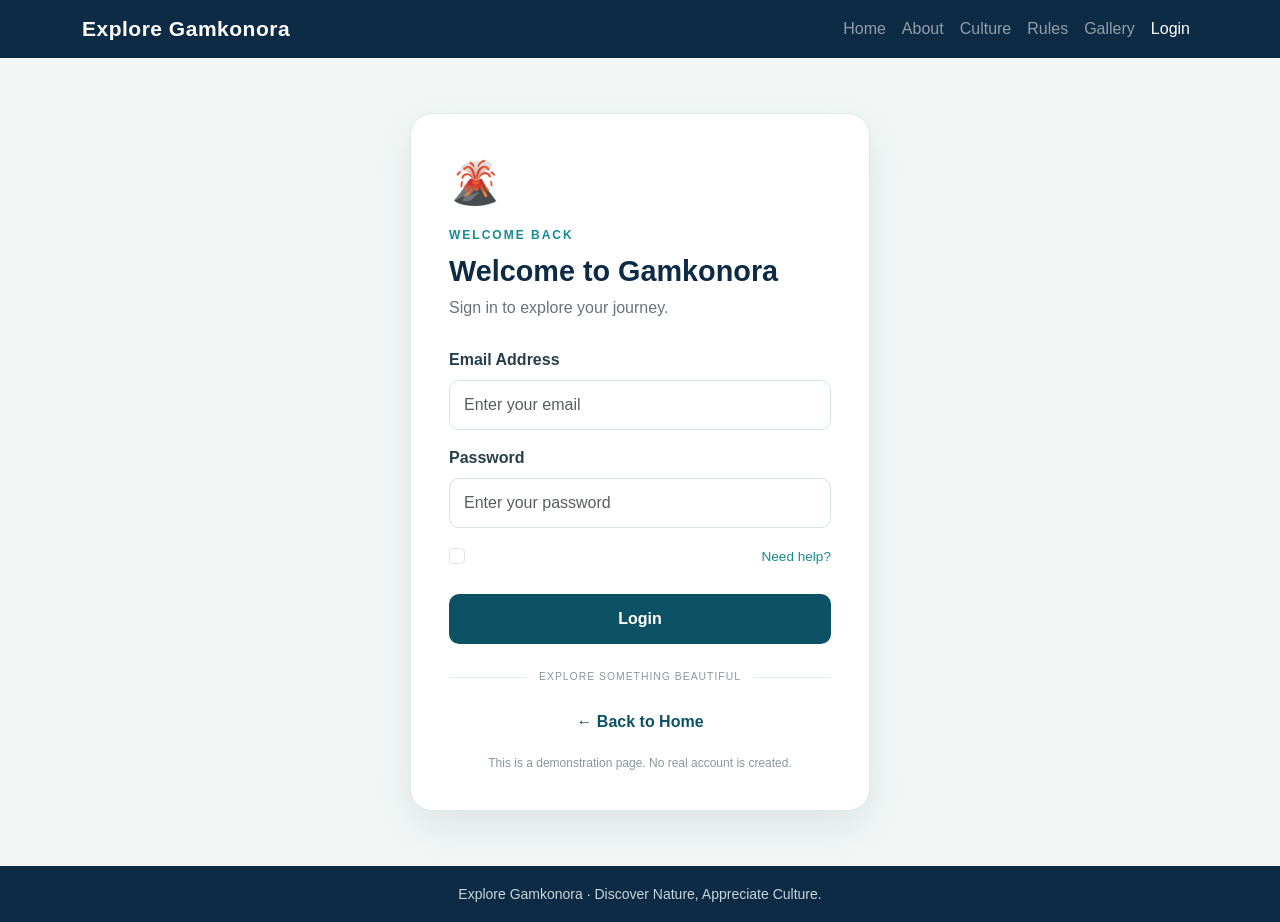
<file: login.html>
<!DOCTYPE html>
<html lang="en">
<head>
    <meta charset="UTF-8">
    <meta name="viewport" content="width=device-width, initial-scale=1.0">

    <title>Login | Explore Gamkonora</title>

    <link
        href="https://cdn.jsdelivr.net/npm/bootstrap@5.3.3/dist/css/bootstrap.min.css"
        rel="stylesheet"
    >
    <link rel="stylesheet" href="style.css">
</head>

<body class="login-page">

    <!-- NAVBAR -->
    <nav class="navbar navbar-expand-lg navbar-dark login-navbar">
        <div class="container">
            <a class="navbar-brand fw-bold" href="index.html">
                Explore Gamkonora
            </a>

            <button class="navbar-toggler" type="button"
                data-bs-toggle="collapse" data-bs-target="#menuNavbar"
                aria-controls="menuNavbar" aria-expanded="false"
                aria-label="Toggle navigation">
                <span class="navbar-toggler-icon"></span>
            </button>

            <div class="collapse navbar-collapse" id="menuNavbar">
                <ul class="navbar-nav ms-auto">
                    <li class="nav-item">
                        <a class="nav-link" href="index.html">Home</a>
                    </li>
                    <li class="nav-item">
                        <a class="nav-link" href="about.html">About</a>
                    </li>
                    <li class="nav-item">
                        <a class="nav-link" href="culture.html">Culture</a>
                    </li>
                    <li class="nav-item">
                        <a class="nav-link" href="rules.html">Rules</a>
                    </li>
                    <li class="nav-item">
                        <a class="nav-link" href="gallery.html">Gallery</a>
                    </li>
                    <li class="nav-item">
                        <a class="nav-link active" href="login.html">Login</a>
                    </li>
                </ul>
            </div>
        </div>
    </nav>

    <!-- LOGIN CONTENT -->
    <main class="login-container">

        <section class="login-card">

            <div class="login-brand-icon">🌋</div>

            <span class="login-label">WELCOME BACK</span>

            <h1>Welcome to Gamkonora</h1>

            <p class="login-description">
                Sign in to explore your journey.
            </p>

            <form action="#" method="get"
                onsubmit="event.preventDefault(); alert('This is a demo login page. No account system is connected.');">

                <div class="mb-3">
                    <label for="email" class="form-label">
                        Email Address
                    </label>

                    <input
                        type="email"
                        class="form-control login-input"
                        id="email"
                        placeholder="Enter your email"
                        required
                    >
                </div>

                <div class="mb-3">
                    <label for="password" class="form-label">
                        Password
                    </label>

                    <input
                        type="password"
                        class="form-control login-input"
                        id="password"
                        placeholder="Enter your password"
                        required
                    >
                </div>

                <div class="d-flex justify-content-between align-items-center mb-4">
                    <div class="form-check">
                        <input
                            class="form-check-input"
                            type="checkbox"
                            id="remember"
                        >
                        <label class="form-check-label" for="remember">
                            Remember me
                        </label>
                    </div>

                    <a href="#login-help" class="login-help-link">
                        Need help?
                    </a>
                </div>

                <button type="submit" class="btn login-submit w-100">
                    Login
                </button>

            </form>

            <div class="login-divider">
                <span>EXPLORE SOMETHING BEAUTIFUL</span>
            </div>

            <a href="index.html" class="login-back-link">
                ← Back to Home
            </a>

            <p id="login-help" class="login-help-text">
                This is a demonstration page. No real account is created.
            </p>

        </section>

    </main>

    <footer class="login-footer text-center py-3">
        <small>Explore Gamkonora · Discover Nature, Appreciate Culture.</small>
    </footer>

    <script src="https://cdn.jsdelivr.net/npm/bootstrap@5.3.3/dist/js/bootstrap.bundle.min.js"></script>

</body>
</html>
</file>
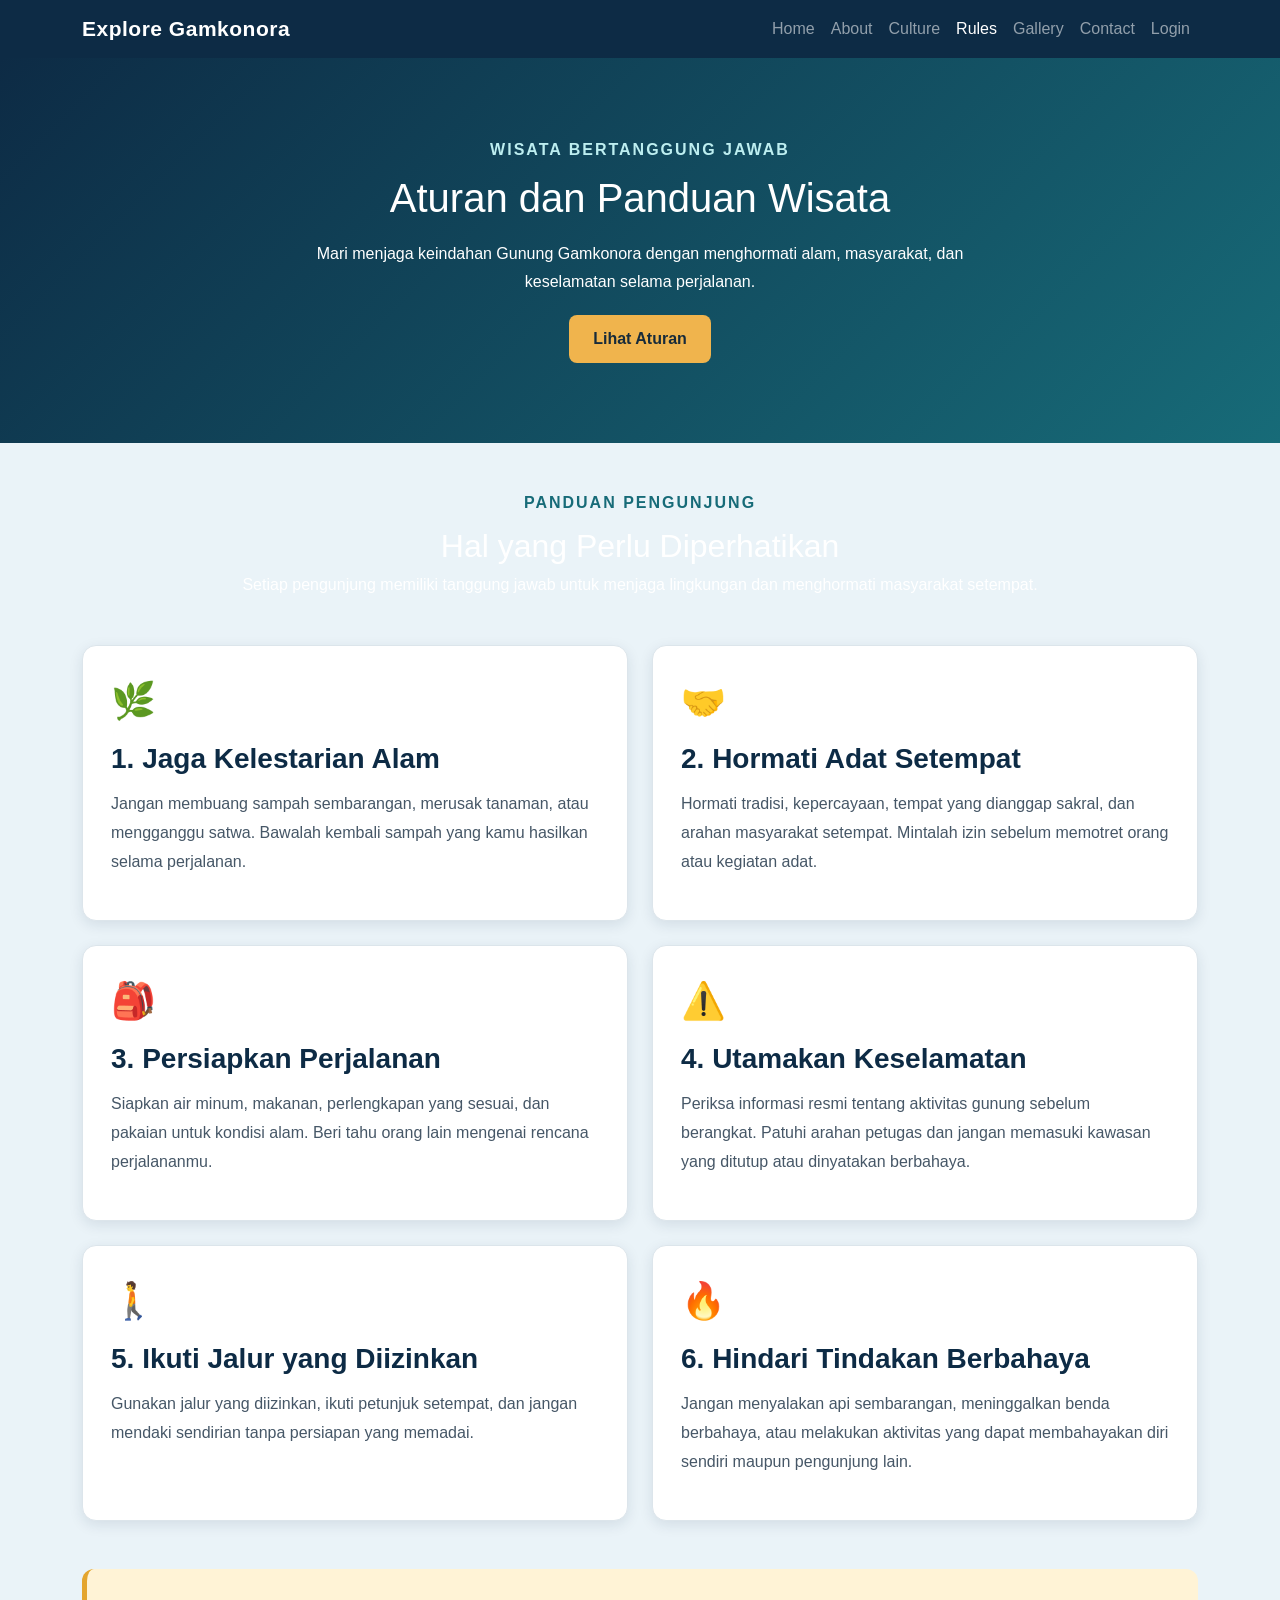
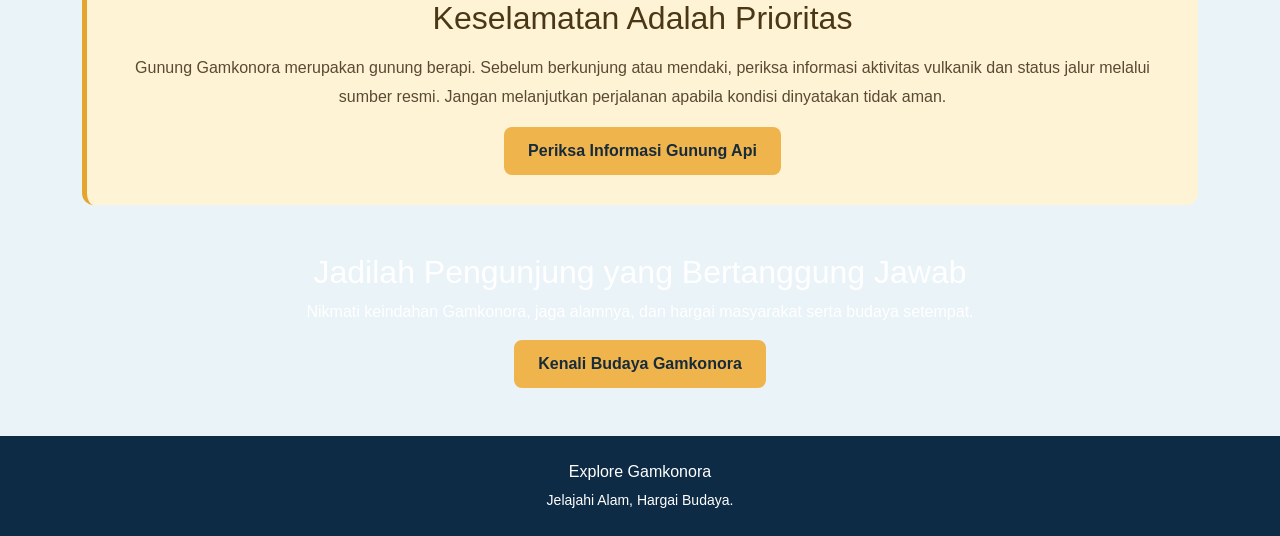
<file: rules.html>
<!DOCTYPE html>
<html lang="id">
<head>
    <meta charset="UTF-8">
    <meta name="viewport" content="width=device-width, initial-scale=1.0">

    <title>Aturan Wisata | Explore Gamkonora</title>

    <!-- Bootstrap CSS -->
    <link
        href="https://cdn.jsdelivr.net/npm/bootstrap@5.3.3/dist/css/bootstrap.min.css"
        rel="stylesheet"
    >

    <!-- CSS buatan sendiri -->
    <link rel="stylesheet" href="style.css">
</head>

<body>

    <!-- NAVBAR -->
    <nav class="navbar navbar-expand-lg navbar-dark rules-navbar">
        <div class="container">
            <a class="navbar-brand fw-bold" href="index.html">
                Explore Gamkonora
            </a>

            <button
                class="navbar-toggler"
                type="button"
                data-bs-toggle="collapse"
                data-bs-target="#menuNavbar"
                aria-controls="menuNavbar"
                aria-expanded="false"
                aria-label="Buka navigasi"
            >
                <span class="navbar-toggler-icon"></span>
            </button>

            <div class="collapse navbar-collapse" id="menuNavbar">
                <ul class="navbar-nav ms-auto">
                    <li class="nav-item">
                        <a class="nav-link" href="index.html">Home</a>
                    </li>
                    <li class="nav-item">
                        <a class="nav-link" href="about.html">About</a>
                    </li>
                    <li class="nav-item">
                        <a class="nav-link" href="culture.html">Culture</a>
                    </li>
                    <li class="nav-item">
                        <a class="nav-link active" href="rules.html">Rules</a>
                    </li>
                    <li class="nav-item">
                        <a class="nav-link" href="gallery.html">Gallery</a>
                    </li>
                    <li class="nav-item">
                        <a class="nav-link" href="contact.html">Contact</a>
                    </li>
                    <li class="nav-item">
                        <a class="nav-link" href="login.html">Login</a>
                    </li>
                </ul>
            </div>
        </div>
    </nav>

    <!-- HERO SECTION -->
    <header class="rules-hero">
        <div class="container">
            <span class="rules-label">WISATA BERTANGGUNG JAWAB</span>

            <h1>Aturan dan Panduan Wisata</h1>

            <p>
                Mari menjaga keindahan Gunung Gamkonora
                dengan menghormati alam, masyarakat,
                dan keselamatan selama perjalanan.
            </p>

            <a href="#aturan" class="btn rules-button">
                Lihat Aturan
            </a>
        </div>
    </header>

    <!-- PENDAHULUAN -->
    <section class="container py-5" id="aturan">
        <div class="text-center mb-5">
            <span class="rules-label">PANDUAN PENGUNJUNG</span>

            <h2>Hal yang Perlu Diperhatikan</h2>

            <p>
                Setiap pengunjung memiliki tanggung jawab
                untuk menjaga lingkungan dan menghormati
                masyarakat setempat.
            </p>
        </div>

        <div class="row g-4">

            <!-- ATURAN 1 -->
            <div class="col-md-6">
                <div class="rules-card h-100">
                    <div class="rules-icon">🌿</div>

                    <h3>1. Jaga Kelestarian Alam</h3>

                    <p>
                        Jangan membuang sampah sembarangan,
                        merusak tanaman, atau mengganggu
                        satwa. Bawalah kembali sampah yang
                        kamu hasilkan selama perjalanan.
                    </p>
                </div>
            </div>

            <!-- ATURAN 2 -->
            <div class="col-md-6">
                <div class="rules-card h-100">
                    <div class="rules-icon">🤝</div>

                    <h3>2. Hormati Adat Setempat</h3>

                    <p>
                        Hormati tradisi, kepercayaan,
                        tempat yang dianggap sakral,
                        dan arahan masyarakat setempat.
                        Mintalah izin sebelum memotret
                        orang atau kegiatan adat.
                    </p>
                </div>
            </div>

            <!-- ATURAN 3 -->
            <div class="col-md-6">
                <div class="rules-card h-100">
                    <div class="rules-icon">🎒</div>

                    <h3>3. Persiapkan Perjalanan</h3>

                    <p>
                        Siapkan air minum, makanan,
                        perlengkapan yang sesuai,
                        dan pakaian untuk kondisi alam.
                        Beri tahu orang lain mengenai
                        rencana perjalananmu.
                    </p>
                </div>
            </div>

            <!-- ATURAN 4 -->
            <div class="col-md-6">
                <div class="rules-card h-100">
                    <div class="rules-icon">⚠️</div>

                    <h3>4. Utamakan Keselamatan</h3>

                    <p>
                        Periksa informasi resmi tentang
                        aktivitas gunung sebelum berangkat.
                        Patuhi arahan petugas dan jangan
                        memasuki kawasan yang ditutup
                        atau dinyatakan berbahaya.
                    </p>
                </div>
            </div>

            <!-- ATURAN 5 -->
            <div class="col-md-6">
                <div class="rules-card h-100">
                    <div class="rules-icon">🚶</div>

                    <h3>5. Ikuti Jalur yang Diizinkan</h3>

                    <p>
                        Gunakan jalur yang diizinkan,
                        ikuti petunjuk setempat, dan
                        jangan mendaki sendirian tanpa
                        persiapan yang memadai.
                    </p>
                </div>
            </div>

            <!-- ATURAN 6 -->
            <div class="col-md-6">
                <div class="rules-card h-100">
                    <div class="rules-icon">🔥</div>

                    <h3>6. Hindari Tindakan Berbahaya</h3>

                    <p>
                        Jangan menyalakan api sembarangan,
                        meninggalkan benda berbahaya,
                        atau melakukan aktivitas yang
                        dapat membahayakan diri sendiri
                        maupun pengunjung lain.
                    </p>
                </div>
            </div>

        </div>
    </section>

    <!-- PERINGATAN KESELAMATAN -->
    <section class="container pb-5">
        <div class="rules-warning text-center">
            <h2>Keselamatan Adalah Prioritas</h2>

            <p>
                Gunung Gamkonora merupakan gunung berapi.
                Sebelum berkunjung atau mendaki, periksa
                informasi aktivitas vulkanik dan status
                jalur melalui sumber resmi. Jangan
                melanjutkan perjalanan apabila kondisi
                dinyatakan tidak aman.
            </p>

            <a
                href="https://magma.esdm.go.id/"
                class="btn rules-button"
                target="_blank"
                rel="noopener noreferrer"
            >
                Periksa Informasi Gunung Api
            </a>
        </div>
    </section>

    <!-- PESAN PENUTUP -->
    <section class="container pb-5 text-center">
        <h2>Jadilah Pengunjung yang Bertanggung Jawab</h2>

        <p>
            Nikmati keindahan Gamkonora, jaga alamnya,
            dan hargai masyarakat serta budaya setempat.
        </p>

        <a href="culture.html" class="btn rules-button">
            Kenali Budaya Gamkonora
        </a>
    </section>

    <!-- FOOTER -->
    <footer class="rules-footer text-center py-4">
        <p class="mb-1">Explore Gamkonora</p>
        <small>Jelajahi Alam, Hargai Budaya.</small>
    </footer>

    <!-- Bootstrap JavaScript -->
    <script src="https://cdn.jsdelivr.net/npm/bootstrap@5.3.3/dist/js/bootstrap.bundle.min.js"></script>

</body>
</html>
</file>
<file: style.css>
/* ===== PENGATURAN DASAR ===== */

* {
    box-sizing: border-box;
}

body {
    margin: 0;
    font-family: Arial, sans-serif;
    background-color: #eaf3f8;
    color: #ffffff;
}


/* ===== NAVBAR ===== */

.navbar-gamkonora {
    background-color: #0d2b45;
    padding: 18px 0;
}

.navbar-brand {
    font-size: 21px;
    letter-spacing: 0.5px;
}

.navbar-brand span {
    color: #8ecae6;
}

.navbar-gamkonora .nav-link {
    color: #eaf3f8;
    margin-left: 12px;
    transition: color 0.3s ease;
}

.navbar-gamkonora .nav-link:hover,
.navbar-gamkonora .nav-link.active {
    color: #8ecae6;
}


/* ===== HOME / HERO ===== */

.hero {
    min-height: 85vh;

    background-image:
        linear-gradient(
            90deg,
            rgba(5, 24, 40, 0.85),
            rgba(5, 24, 40, 0.25)
        ),
        url("img/gamkonora.jpeg");

    background-size: cover;
    background-position: center;
    background-repeat: no-repeat;

    display: flex;
    align-items: center;

    position: relative;
    padding: 80px 10%;
}

.hero-content {
    max-width: 720px;
}

.hero-label {
    color: #8ecae6;
    font-size: 13px;
    font-weight: bold;
    letter-spacing: 3px;
    margin-bottom: 22px;
}

.hero h1 {
    font-size: clamp(38px, 6vw, 72px);
    font-weight: bold;
    line-height: 1.15;
    margin-bottom: 24px;
}

.hero h1 span {
    display: block;
    color: #8ecae6;
}

.hero-description {
    max-width: 530px;
    font-size: 17px;
    line-height: 1.8;
    color: #eaf3f8;
    margin-bottom: 30px;
}


/* ===== TOMBOL EXPLORE ===== */

.btn-explore {
    background-color: #8ecae6;
    color: #0d2b45;
    padding: 14px 25px;
    border-radius: 6px;
    font-weight: bold;
    transition: all 0.3s ease;
}

.btn-explore:hover {
    background-color: #ffffff;
    color: #0d2b45;
    transform: translateY(-3px);
}

.btn-explore span {
    margin-left: 8px;
}


/* ===== TEKS BAGIAN BAWAH HERO ===== */

.hero-scroll {
    position: absolute;
    bottom: 25px;
    left: 10%;

    font-size: 11px;
    letter-spacing: 3px;
    color: #eaf3f8;
}


/* ===== FOOTER ===== */

.site-footer {
    background-color: #0d2b45;
    text-align: center;
    padding: 20px;
    color: #eaf3f8;
    font-size: 13px;
}

.site-footer p {
    margin: 0;
}


/* ===== TAMPILAN HP ===== */

@media (max-width: 768px) {
    .hero {
        min-height: 80vh;
        padding: 60px 7%;
        background-position: center;
    }

    .hero h1 {
        font-size: 42px;
    }

    .hero-description {
        font-size: 15px;
    }

    .hero-label {
        font-size: 11px;
        letter-spacing: 2px;
    }
}
/* ===== ABOUT PAGE ===== */

.about-hero {
    background: linear-gradient(
        120deg,
        #0d2b45,
        #194d6b
    );
    padding: 75px 0;
    color: white;
}

.about-label {
    color: #1976a5;
    font-size: 12px;
    font-weight: bold;
    letter-spacing: 3px;
    margin-bottom: 15px;
}

.about-hero .about-label {
    color: #8ecae6;
}

.about-hero h1 {
    font-size: clamp(40px, 6vw, 64px);
    font-weight: bold;
    margin-bottom: 15px;
}

.about-hero h1 span {
    color: #8ecae6;
}

.about-hero p:last-child {
    color: #eaf3f8;
    font-size: 17px;
}

.about-section {
    padding-top: 65px;
    padding-bottom: 70px;
    color: #263238;
}

.about-image {
    width: 100%;
    height: 400px;
    object-fit: cover;
    border-radius: 18px;
    box-shadow: 0 12px 30px rgba(13, 43, 69, 0.15);
}

.about-title {
    color: #0d2b45;
    font-size: clamp(28px, 4vw, 38px);
    font-weight: bold;
    line-height: 1.3;
    margin-bottom: 20px;
}

.about-text {
    color: #52616b;
    font-size: 16px;
    line-height: 1.9;
}

.about-facts {
    padding-top: 80px;
}

.fact-card {
    background-color: white;
    padding: 30px;
    border-radius: 16px;
    border: 1px solid #dce8ef;
    transition: transform 0.3s ease,
                box-shadow 0.3s ease;
}

.fact-card:hover {
    transform: translateY(-6px);
    box-shadow: 0 12px 28px rgba(13, 43, 69, 0.12);
}

.fact-icon {
    font-size: 32px;
    margin-bottom: 18px;
}

.fact-card h3 {
    color: #0d2b45;
    font-size: 21px;
    font-weight: bold;
    margin-bottom: 12px;
}

.fact-card p {
    color: #52616b;
    line-height: 1.7;
    margin-bottom: 0;
}

/* ABOUT PAGE ON MOBILE */

@media (max-width: 768px) {
    .about-hero {
        padding: 55px 0;
    }

    .about-section {
        padding-top: 40px;
        padding-bottom: 45px;
    }

    .about-image {
        height: 280px;
    }

    .about-facts {
        padding-top: 50px;
    }
}
/* ===== CULTURE PAGE ===== */

.culture-navbar {
    background-color: #0d2b45;
}

.culture-hero {
    background: linear-gradient(
        135deg,
        #0d2b45,
        #176b75
    );
    color: white;
    padding: 100px 0;
    text-align: center;
}

.culture-label {
    display: inline-block;
    color: #168b91;
    font-size: 0.8rem;
    font-weight: bold;
    letter-spacing: 2px;
    margin-bottom: 12px;
}

.culture-hero .culture-label {
    color: #a9e6df;
}

.culture-hero h1 {
    font-size: clamp(2rem, 5vw, 3.5rem);
    font-weight: 700;
    max-width: 800px;
    margin: 0 auto 20px;
}

.culture-hero p {
    max-width: 650px;
    margin: 0 auto 28px;
    line-height: 1.8;
}

.culture-button {
    background-color: #e4b66a;
    color: #183344;
    padding: 12px 24px;
    border-radius: 30px;
    font-weight: 600;
    border: none;
}

.culture-button:hover {
    background-color: #f0cc8c;
    color: #183344;
}

.culture-intro h2,
.culture-section h2,
.culture-closing h2 {
    color: #0d2b45;
    font-weight: 700;
    margin-bottom: 18px;
}

.culture-intro p,
.culture-closing p {
    color: #53636d;
    line-height: 1.8;
}

.culture-main-image {
    width: 100%;
    height: 360px;
    object-fit: cover;
    border-radius: 18px;
}

.culture-section {
    background-color: #f2f7f6;
}

.culture-subtitle {
    color: #65747b;
}

.culture-card {
    background-color: white;
    padding: 30px;
    border-radius: 16px;
    border: 1px solid #e1e9e8;
    transition: transform 0.3s, box-shadow 0.3s;
}

.culture-card:hover {
    transform: translateY(-6px);
    box-shadow: 0 12px 28px rgba(13, 43, 69, 0.12);
}

.culture-icon {
    font-size: 2.5rem;
    margin-bottom: 18px;
}

.culture-card h3 {
    color: #0d2b45;
    font-size: 1.25rem;
    font-weight: 700;
    margin-bottom: 12px;
}

.culture-card p {
    color: #65747b;
    line-height: 1.7;
    margin-bottom: 0;
}

.culture-footer {
    background-color: #0d2b45;
    color: white;
}

.culture-footer small {
    color: #c5d6df;
}

@media (max-width: 768px) {
    .culture-hero {
        padding: 70px 20px;
    }

    .culture-main-image {
        height: 260px;
    }

    .culture-card {
        padding: 24px;
    }
}
/* ===== GALLERY PAGE ===== */

.gallery-navbar,
.rules-navbar {
    background-color: #0d2b45;
}

.gallery-hero {
    background: linear-gradient(135deg, #0d2b45, #176b75);
    color: white;
    text-align: center;
    padding: 85px 20px;
}

.gallery-label {
    display: inline-block;
    color: #168b91;
    font-size: 0.8rem;
    font-weight: 700;
    letter-spacing: 2px;
    margin-bottom: 12px;
}

.gallery-hero .gallery-label {
    color: #a9e6df;
}

.gallery-hero h1 {
    font-size: clamp(2rem, 5vw, 3.3rem);
    font-weight: 700;
    margin-bottom: 18px;
}

.gallery-hero p {
    max-width: 650px;
    margin: auto;
    line-height: 1.8;
}

.gallery-heading {
    color: #0d2b45;
    font-weight: 700;
}

.gallery-description {
    color: #65747b;
}

.gallery-card {
    background: white;
    border: 1px solid #e1e9e8;
    border-radius: 16px;
    overflow: hidden;
    transition: transform 0.3s, box-shadow 0.3s;
}

.gallery-card:hover {
    transform: translateY(-6px);
    box-shadow: 0 12px 28px rgba(13, 43, 69, 0.12);
}

.gallery-image {
    display: block;
    width: 100%;
    height: 230px;
    object-fit: cover;
}

.gallery-card-body {
    padding: 22px;
}

.gallery-category {
    color: #168b91;
    font-size: 0.75rem;
    font-weight: 700;
    letter-spacing: 1.5px;
}

.gallery-card-body h3 {
    color: #0d2b45;
    font-size: 1.25rem;
    font-weight: 700;
    margin: 10px 0;
}

.gallery-card-body p {
    color: #65747b;
    line-height: 1.7;
    margin-bottom: 0;
}

.gallery-footer,
.rules-footer {
    background-color: #0d2b45;
    color: white;
}

.gallery-footer small,
.rules-footer small {
    color: #c5d6df;
}


/* ===== RULES PAGE: PERBAIKAN WARNA ===== */

.rules-navbar {
    background-color: #0d2b45;
}

.rules-hero {
    background: linear-gradient(
        135deg,
        #0d2b45,
        #176b78
    );
    color: #ffffff;
    padding: 80px 0;
    text-align: center;
}

.rules-hero h1,
.rules-hero p,
.rules-hero .rules-label {
    color: #ffffff;
}

.rules-label {
    display: inline-block;
    color: #176b78;
    font-weight: bold;
    letter-spacing: 2px;
    margin-bottom: 12px;
}

.rules-hero .rules-label {
    color: #bdeef0;
}

.rules-hero p {
    max-width: 700px;
    margin: 18px auto;
    line-height: 1.8;
}

.rules-button {
    background-color: #f0b44d;
    color: #172b3a;
    border: none;
    padding: 12px 24px;
    font-weight: bold;
    border-radius: 8px;
}

.rules-button:hover {
    background-color: #d99a2b;
    color: #172b3a;
}

.rules-card {
    background-color: #ffffff;
    color: #263746;
    padding: 28px;
    border: 1px solid #dce5eb;
    border-radius: 14px;
    box-shadow: 0 4px 14px rgba(13, 43, 69, 0.10);
}

.rules-card h3 {
    color: #0d2b45;
    font-weight: bold;
    margin: 14px 0;
}

.rules-card p {
    color: #465767;
    line-height: 1.8;
}

.rules-icon {
    font-size: 36px;
    margin-bottom: 10px;
}

.rules-warning {
    background-color: #fff3d6;
    color: #493716;
    border-left: 5px solid #e4a52e;
    border-radius: 12px;
    padding: 30px;
}

.rules-warning h2 {
    color: #493716;
    margin-bottom: 16px;
}

.rules-warning p {
    color: #594a31;
    line-height: 1.8;
}

.rules-footer {
    background-color: #0d2b45;
    color: #ffffff;
}

.rules-footer p,
.rules-footer small {
    color: #ffffff;
}
/* ===== LOGIN PAGE ===== */

.login-page {
    min-height: 100vh;
    background: #f2f7f6;
}

.login-navbar {
    background: #0d2b45;
}

.login-container {
    display: flex;
    justify-content: center;
    align-items: center;
    padding: 55px 20px;
    min-height: 78vh;
}

.login-card {
    width: 100%;
    max-width: 460px;
    background: white;
    padding: 38px;
    border-radius: 22px;
    border: 1px solid #e1e9e8;
    box-shadow: 0 15px 40px rgba(13, 43, 69, 0.09);
}

.login-brand-icon {
    font-size: 2.6rem;
    margin-bottom: 12px;
}

.login-label {
    display: block;
    color: #168b91;
    font-size: 0.75rem;
    font-weight: 700;
    letter-spacing: 2px;
    margin-bottom: 10px;
}

.login-card h1 {
    color: #0d2b45;
    font-size: 1.8rem;
    font-weight: 700;
}

.login-description {
    color: #65747b;
    margin-bottom: 28px;
}

.login-card .form-label {
    color: #263f4c;
    font-weight: 600;
}

.login-input {
    padding: 12px 14px;
    border: 1px solid #d8e2e4;
    border-radius: 10px;
}

.login-input:focus {
    border-color: #168b91;
    box-shadow: 0 0 0 0.2rem rgba(22, 139, 145, 0.15);
}

.login-help-link {
    color: #168b91;
    font-size: 0.85rem;
    text-decoration: none;
}

.login-help-link:hover {
    text-decoration: underline;
}

.login-submit {
    background: #0d5264;
    color: white;
    padding: 12px;
    border-radius: 10px;
    font-weight: 600;
}

.login-submit:hover {
    background: #176b75;
    color: white;
}

.login-divider {
    display: flex;
    align-items: center;
    gap: 12px;
    color: #89979c;
    font-size: 0.65rem;
    letter-spacing: 1px;
    margin: 25px 0;
}

.login-divider::before,
.login-divider::after {
    content: "";
    flex: 1;
    height: 1px;
    background: #e1e9e8;
}

.login-back-link {
    display: block;
    text-align: center;
    color: #0d5264;
    text-decoration: none;
    font-weight: 600;
}

.login-help-text {
    margin: 20px 0 0;
    color: #89979c;
    text-align: center;
    font-size: 0.75rem;
}

.login-footer {
    background: #0d2b45;
    color: #c5d6df;
}

@media (max-width: 480px) {
    .login-card {
        padding: 28px 22px;
    }

    .login-card h1 {
        font-size: 1.5rem;
    }
}
</file>
